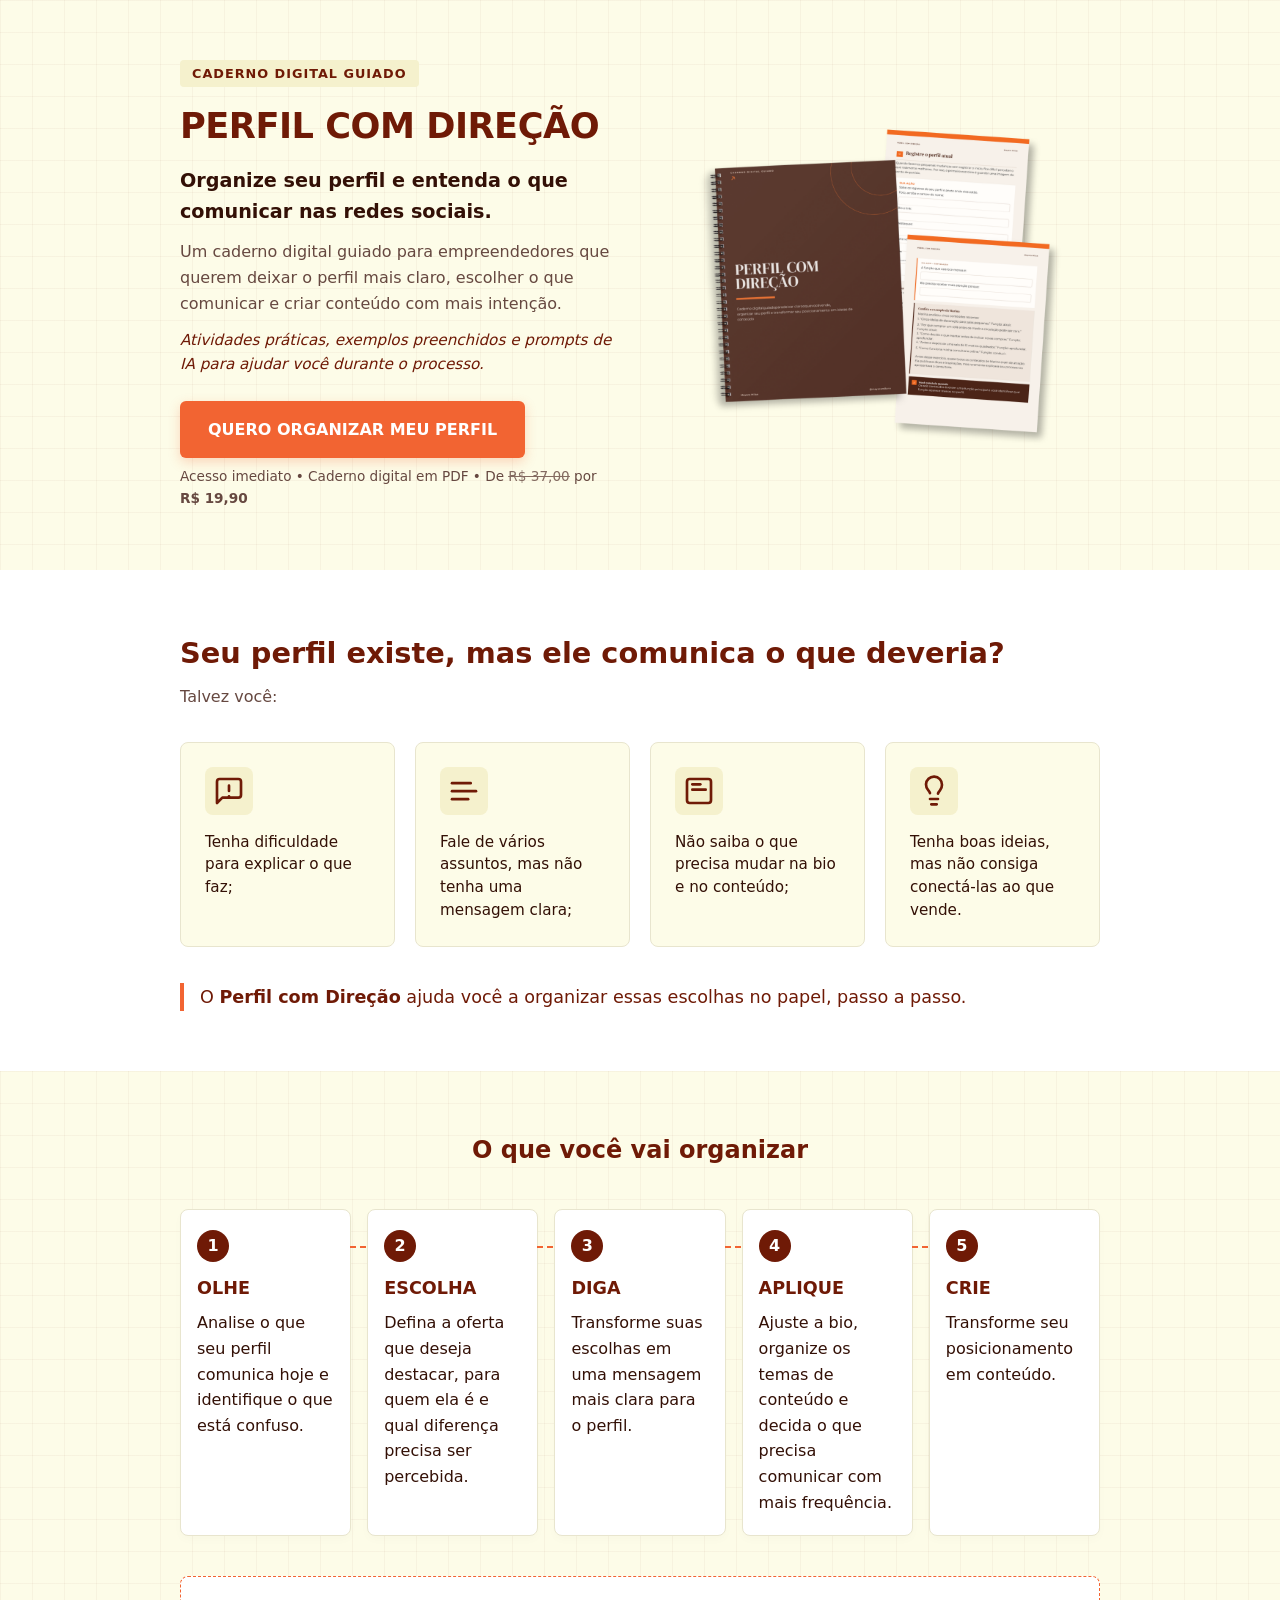
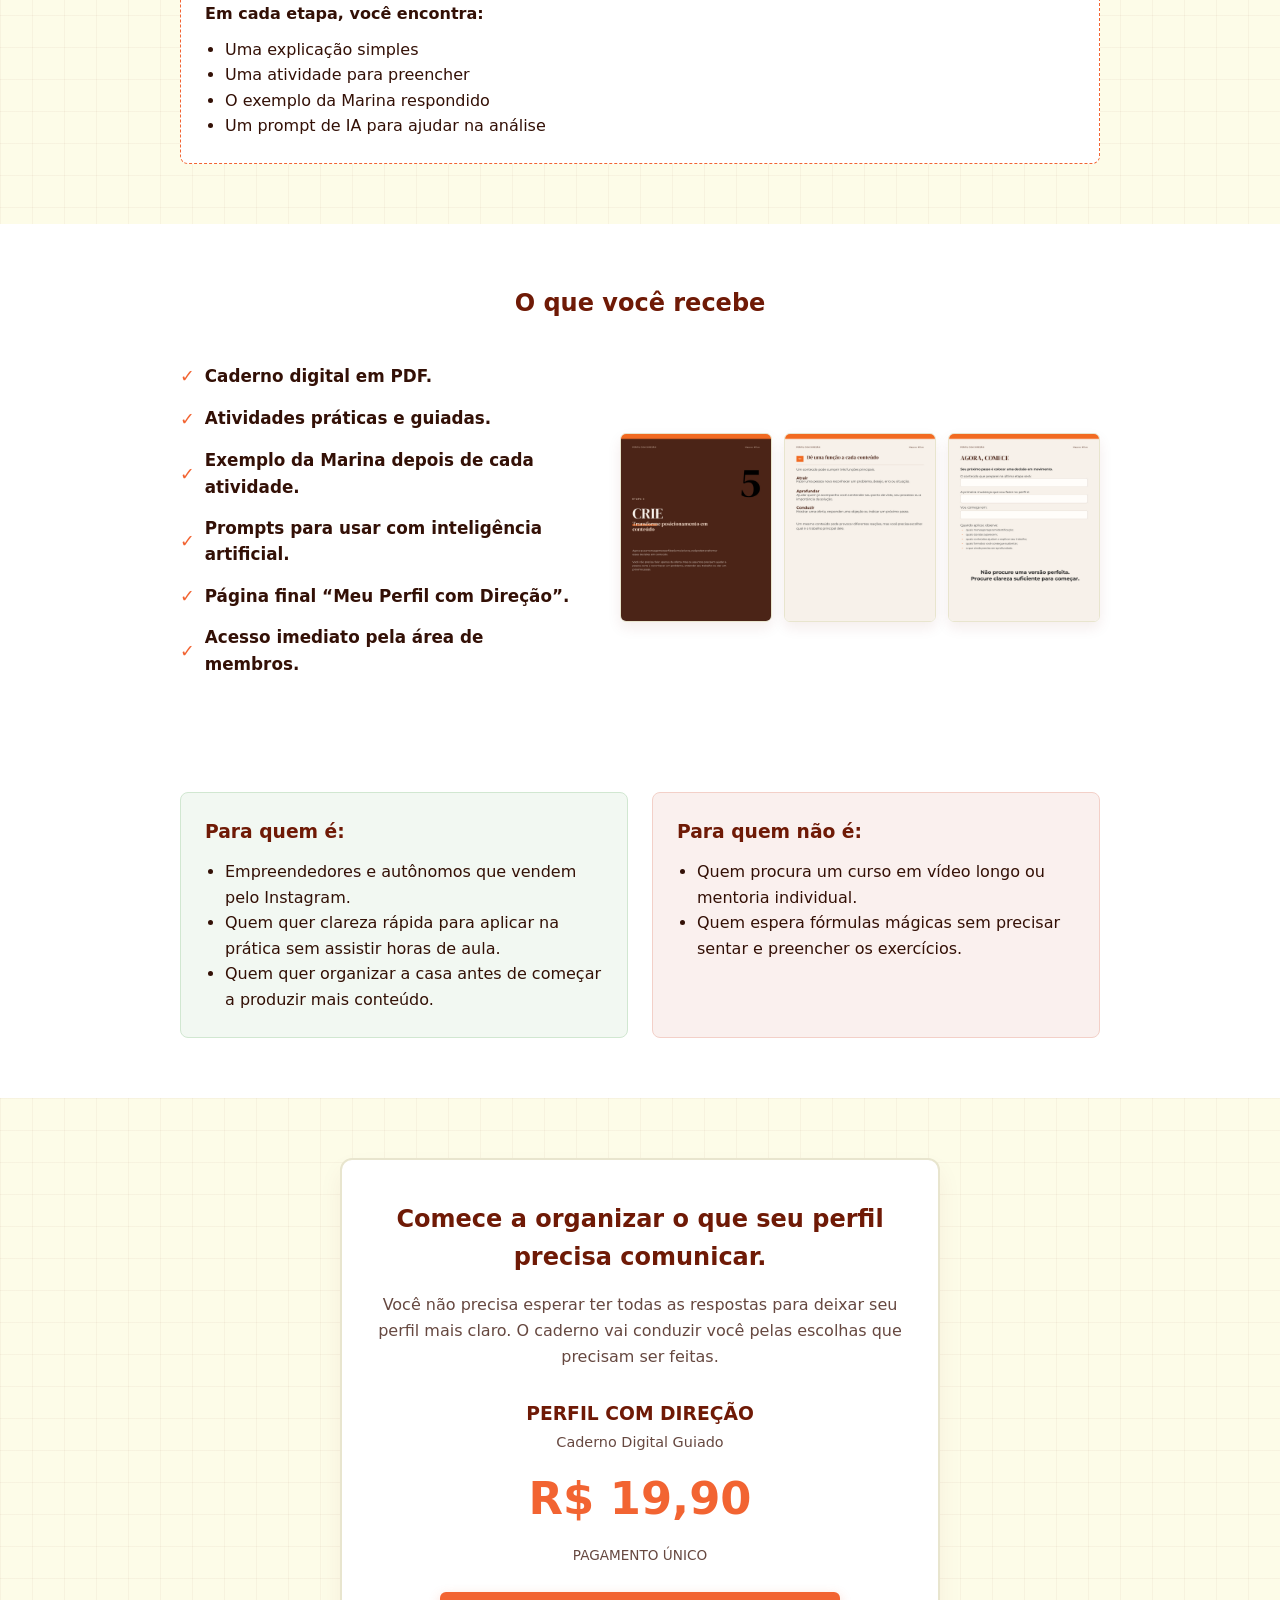
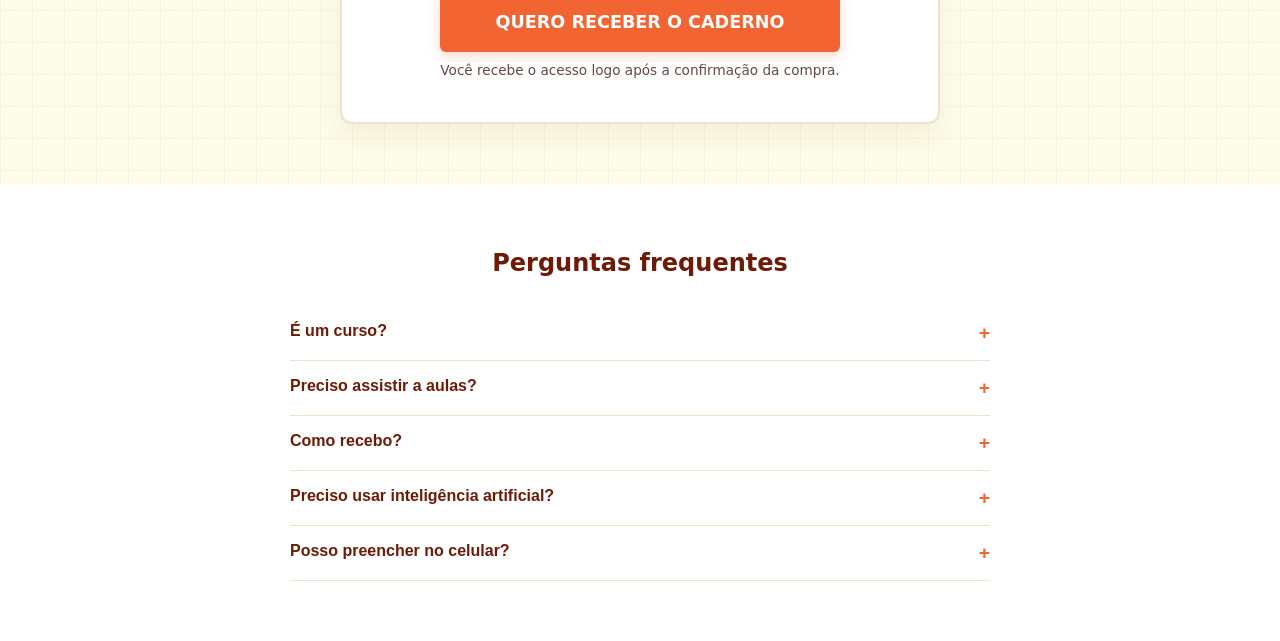
<file: index.html>
<!DOCTYPE html>
<html lang="pt-BR">

<head>
    <meta charset="UTF-8">
    <meta name="viewport" content="width=device-width, initial-scale=1.0">
    <title>Perfil com Direção | Caderno Digital Guiado</title>
    <link rel="stylesheet" href="style.css">
</head>

<body>

    <section class="hero">
        <div class="container hero-container">
            <div class="hero-content">
                <span class="badge">Caderno Digital Guiado</span>
                <h1>PERFIL COM DIREÇÃO</h1>
                <p class="tagline">Organize seu perfil e entenda o que comunicar nas redes sociais.</p>
                <p class="description">
                    Um caderno digital guiado para empreendedores que querem deixar o perfil mais claro, escolher o que
                    comunicar e criar conteúdo com mais intenção.
                </p>
                <p class="features">Atividades práticas, exemplos preenchidos e prompts de IA para ajudar você durante o
                    processo.</p>

                <div class="cta-box">
                    <a href="https://pay.hub.la/k2rzfSedQtUwewHj8ucb" class="btn-primary">QUERO ORGANIZAR MEU PERFIL</a>
                    <p class="microcopy">Acesso imediato • Caderno digital em PDF • De <span class="old-price"><s>R$ 37,00</s></span> por <strong>R$ 19,90</strong></p>
                </div>
            </div>

            <div class="hero-media">
                <img src="assets/images/capa-mockup.png" alt="Capa e páginas internas do caderno Perfil com Direção"
                    class="product-img">
            </div>
        </div>
    </section>

    <section class="problems">
        <div class="container">
            <h2>Seu perfil existe, mas ele comunica o que deveria?</h2>
            <p class="subtitle">Talvez você:</p>

            <div class="problems-grid">
                <div class="problem-card">
                    <div class="problem-icon">
                        <svg width="32" height="32" viewBox="0 0 24 24" fill="none" stroke="currentColor"
                            stroke-width="2" stroke-linecap="round" stroke-linejoin="round">
                            <path d="M21 15a2 2 0 0 1-2 2H7l-4 4V5a2 2 0 0 1 2-2h14a2 2 0 0 1 2 2z"></path>
                            <line x1="12" y1="8" x2="12" y2="12"></line>
                            <line x1="12" y1="16" x2="12.01" y2="16"></line>
                        </svg>
                    </div>
                    <p>Tenha dificuldade para explicar o que faz;</p>
                </div>

                <div class="problem-card">
                    <div class="problem-icon">
                        <svg width="32" height="32" viewBox="0 0 24 24" fill="none" stroke="currentColor"
                            stroke-width="2" stroke-linecap="round" stroke-linejoin="round">
                            <path d="M17 6.1H3"></path>
                            <path d="M21 12.1H3"></path>
                            <path d="M15.1 18.1H3"></path>
                        </svg>
                    </div>
                    <p>Fale de vários assuntos, mas não tenha uma mensagem clara;</p>
                </div>

                <div class="problem-card">
                    <div class="problem-icon">
                        <svg width="32" height="32" viewBox="0 0 24 24" fill="none" stroke="currentColor"
                            stroke-width="2" stroke-linecap="round" stroke-linejoin="round">
                            <rect x="3" y="3" width="18" height="18" rx="2" ry="2"></rect>
                            <line x1="7" y1="7" x2="13" y2="7"></line>
                            <line x1="7" y1="11" x2="17" y2="11"></line>
                        </svg>
                    </div>
                    <p>Não saiba o que precisa mudar na bio e no conteúdo;</p>
                </div>

                <div class="problem-card">
                    <div class="problem-icon">
                        <svg width="32" height="32" viewBox="0 0 24 24" fill="none" stroke="currentColor"
                            stroke-width="2" stroke-linecap="round" stroke-linejoin="round">
                            <path d="M9 18h6"></path>
                            <path d="M10 22h4"></path>
                            <path
                                d="M15 14c.2-.8.8-1.7 1.5-2.5 1-1.1 1.5-2.5 1.5-4.1A6 6 0 0 0 6 7c0 1.6.5 3 1.5 4.1.7.8 1.3 1.7 1.5 2.5">
                            </path>
                        </svg>
                    </div>
                    <p>Tenha boas ideias, mas não consiga conectá-las ao que vende.</p>
                </div>
            </div>

            <p class="problem-footer">O <strong>Perfil com Direção</strong> ajuda você a organizar essas escolhas no
                papel, passo a passo.</p>
        </div>
    </section>

    <section class="steps">
        <div class="container">
            <h2>O que você vai organizar</h2>

            <div class="steps-grid">
                <div class="step-card">
                    <span class="step-num">1</span>
                    <h3>OLHE</h3>
                    <p>Analise o que seu perfil comunica hoje e identifique o que está confuso.</p>
                </div>

                <div class="step-card">
                    <span class="step-num">2</span>
                    <h3>ESCOLHA</h3>
                    <p>Defina a oferta que deseja destacar, para quem ela é e qual diferença precisa ser percebida.</p>
                </div>

                <div class="step-card">
                    <span class="step-num">3</span>
                    <h3>DIGA</h3>
                    <p>Transforme suas escolhas em uma mensagem mais clara para o perfil.</p>
                </div>

                <div class="step-card">
                    <span class="step-num">4</span>
                    <h3>APLIQUE</h3>
                    <p>Ajuste a bio, organize os temas de conteúdo e decida o que precisa comunicar com mais frequência.
                    </p>
                </div>

                <div class="step-card">
                    <span class="step-num">5</span>
                    <h3>CRIE</h3>
                    <p>Transforme seu posicionamento em conteúdo.</p>
                </div>
            </div>

            <div class="steps-included">
                <p><strong>Em cada etapa, você encontra:</strong></p>
                <ul>
                    <li>Uma explicação simples</li>
                    <li>Uma atividade para preencher</li>
                    <li>O exemplo da Marina respondido</li>
                    <li>Um prompt de IA para ajudar na análise</li>
                </ul>
            </div>
        </div>
    </section>

    <section class="deliverables">
        <div class="container">
            <h2>O que você recebe</h2>

            <div class="deliverables-wrapper">
                <div class="deliverables-list-container">
                    <ul class="deliverables-list">
                        <li><span class="check-icon">✓</span> Caderno digital em PDF.</li>
                        <li><span class="check-icon">✓</span> Atividades práticas e guiadas.</li>
                        <li><span class="check-icon">✓</span> Exemplo da Marina depois de cada atividade.</li>
                        <li><span class="check-icon">✓</span> Prompts para usar com inteligência artificial.</li>
                        <li><span class="check-icon">✓</span> Página final “Meu Perfil com Direção”.</li>
                        <li><span class="check-icon">✓</span> Acesso imediato pela área de membros.</li>
                    </ul>
                </div>

                <div class="gallery-grid">
                    <img src="assets/images/pagina-1.png" alt="Página interna 1 do caderno">
                    <img src="assets/images/pagina-2.png" alt="Página interna 2 do caderno">
                    <img src="assets/images/pagina-3.png" alt="Página interna 3 do caderno">
                </div>
            </div>
        </div>
    </section>

    <section class="target-audience">
        <div class="container target-grid">
            <div class="target-box is-for">
                <h3>Para quem é:</h3>
                <ul>
                    <li>Empreendedores e autônomos que vendem pelo Instagram.</li>
                    <li>Quem quer clareza rápida para aplicar na prática sem assistir horas de aula.</li>
                    <li>Quem quer organizar a casa antes de começar a produzir mais conteúdo.</li>
                </ul>
            </div>

            <div class="target-box is-not-for">
                <h3>Para quem não é:</h3>
                <ul>
                    <li>Quem procura um curso em vídeo longo ou mentoria individual.</li>
                    <li>Quem espera fórmulas mágicas sem precisar sentar e preencher os exercícios.</li>
                </ul>
            </div>
        </div>
    </section>

    <section class="offer" id="comprar">
        <div class="container">
            <div class="offer-card">
                <h2>Comece a organizar o que seu perfil precisa comunicar.</h2>
                <p class="offer-desc">Você não precisa esperar ter todas as respostas para deixar seu perfil mais claro.
                    O caderno vai conduzir você pelas escolhas que precisam ser feitas.</p>

                <div class="price-box">
                    <h3>PERFIL COM DIREÇÃO</h3>
                    <span class="product-type">Caderno Digital Guiado</span>
                    <div class="price">R$ 19,90</div>
                    <span class="payment-terms">pagamento único</span>
                </div>

                <a href="https://pay.hub.la/k2rzfSedQtUwewHj8ucb" class="btn-primary btn-large">QUERO RECEBER O CADERNO</a>
                <p class="microcopy">Você recebe o acesso logo após a confirmação da compra.</p>
            </div>
        </div>
    </section>

    <section class="faq">
        <div class="container">
            <h2>Perguntas frequentes</h2>

            <div class="faq-list">
                <div class="faq-item">
                    <button class="faq-question">É um curso?</button>
                    <div class="faq-answer">
                        <p>Não. É um caderno digital guiado em PDF.</p>
                    </div>
                </div>

                <div class="faq-item">
                    <button class="faq-question">Preciso assistir a aulas?</button>
                    <div class="faq-answer">
                        <p>Não. Todas as instruções estão dentro do próprio caderno.</p>
                    </div>
                </div>

                <div class="faq-item">
                    <button class="faq-question">Como recebo?</button>
                    <div class="faq-answer">
                        <p>O acesso é enviado após a confirmação da compra direto no seu e-mail.</p>
                    </div>
                </div>

                <div class="faq-item">
                    <button class="faq-question">Preciso usar inteligência artificial?</button>
                    <div class="faq-answer">
                        <p>Não. Os prompts são um apoio opcional.</p>
                    </div>
                </div>

                <div class="faq-item">
                    <button class="faq-question">Posso preencher no celular?</button>
                    <div class="faq-answer">
                        <p>Sim! O PDF é interativo (preenchível digitalmente no celular, tablet ou computador) e você
                            também pode imprimir se preferir.</p>
                    </div>
                </div>
            </div>
        </div>
    </section>

    <script src="script.js"></script>
</body>

</html>
</file>
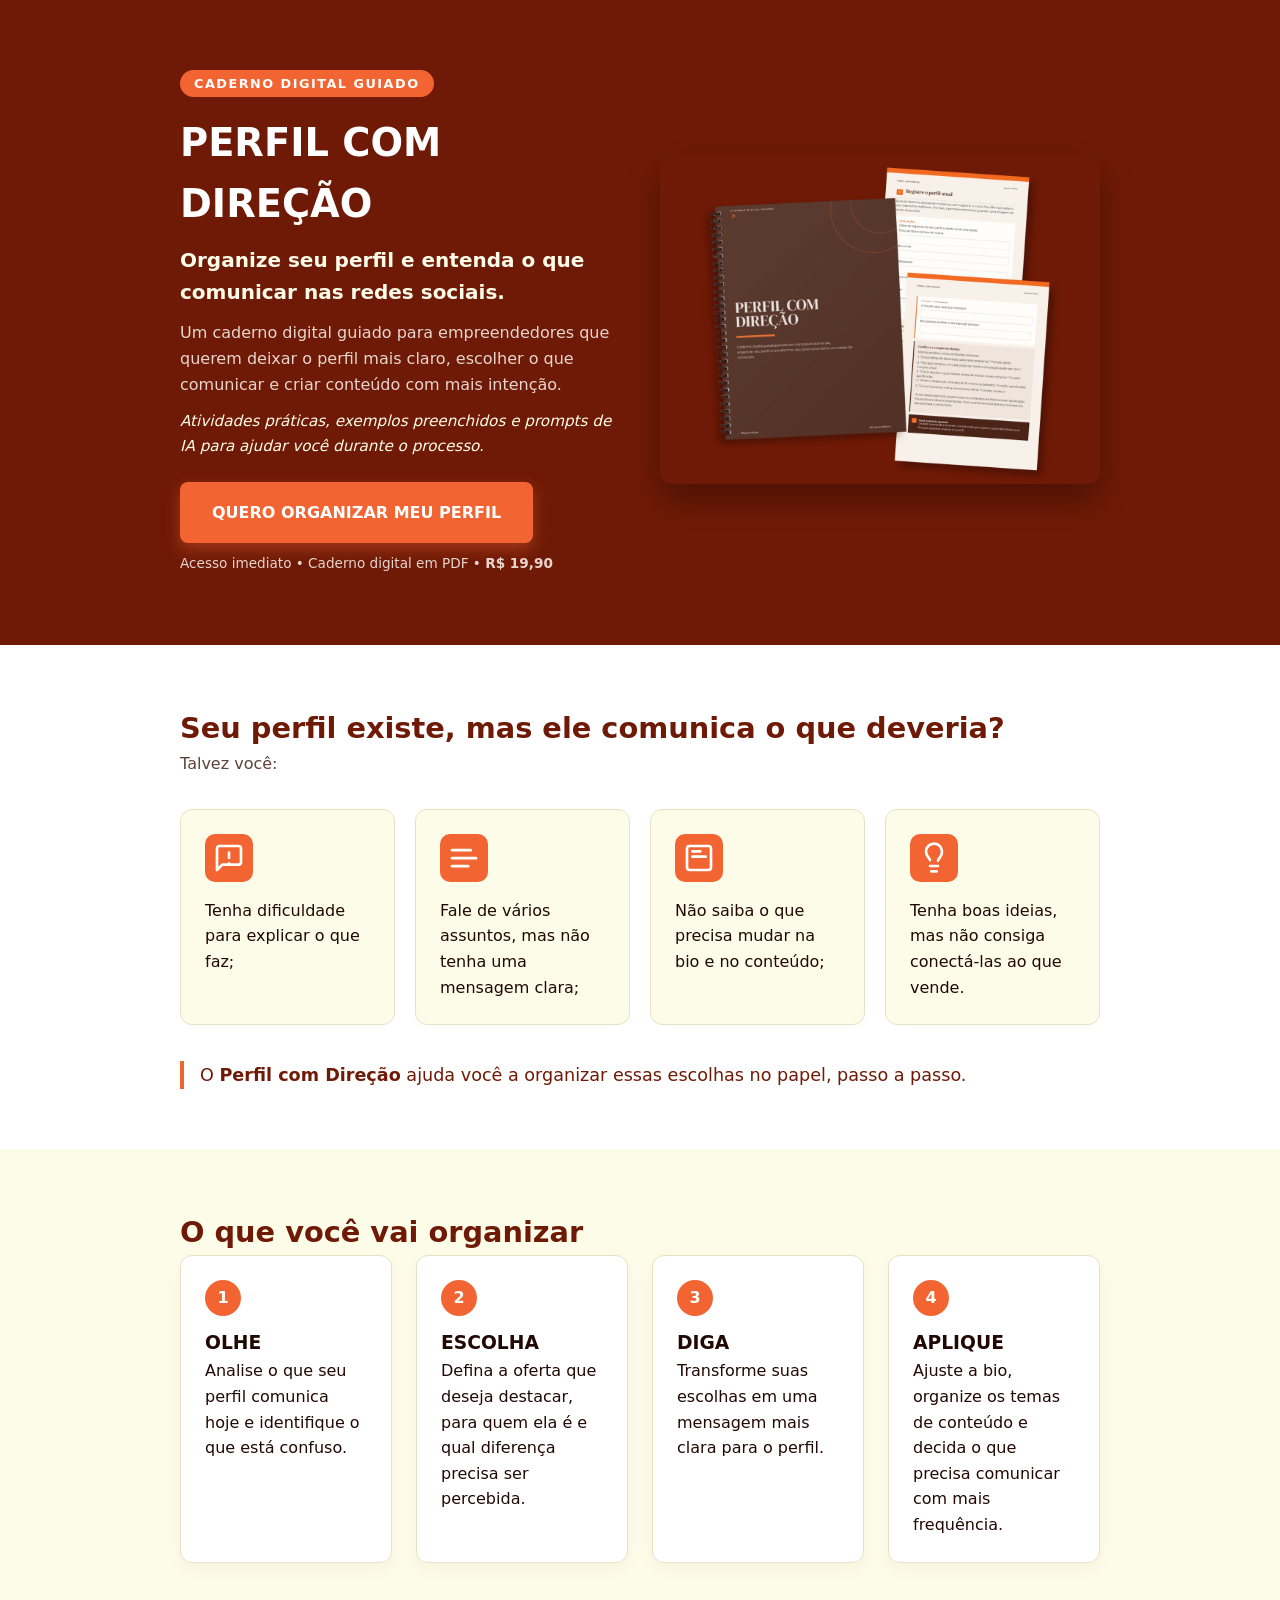
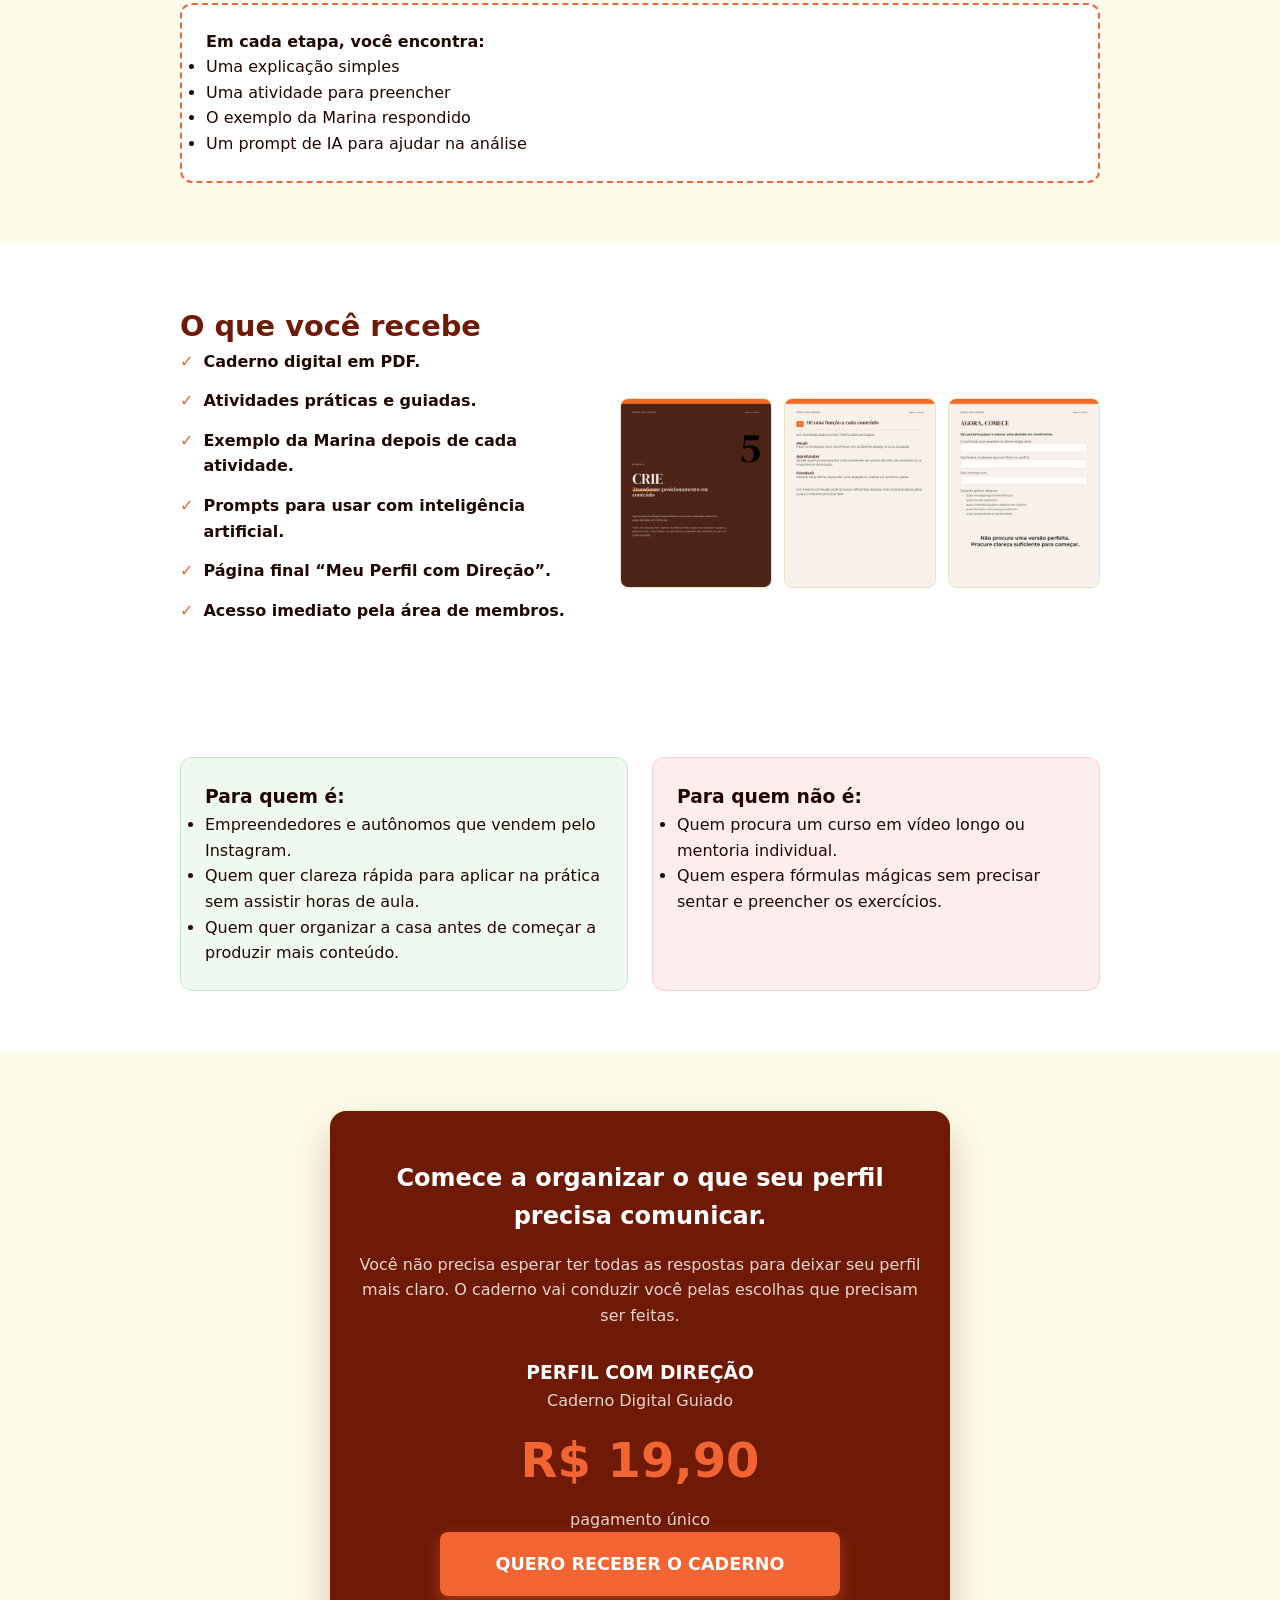
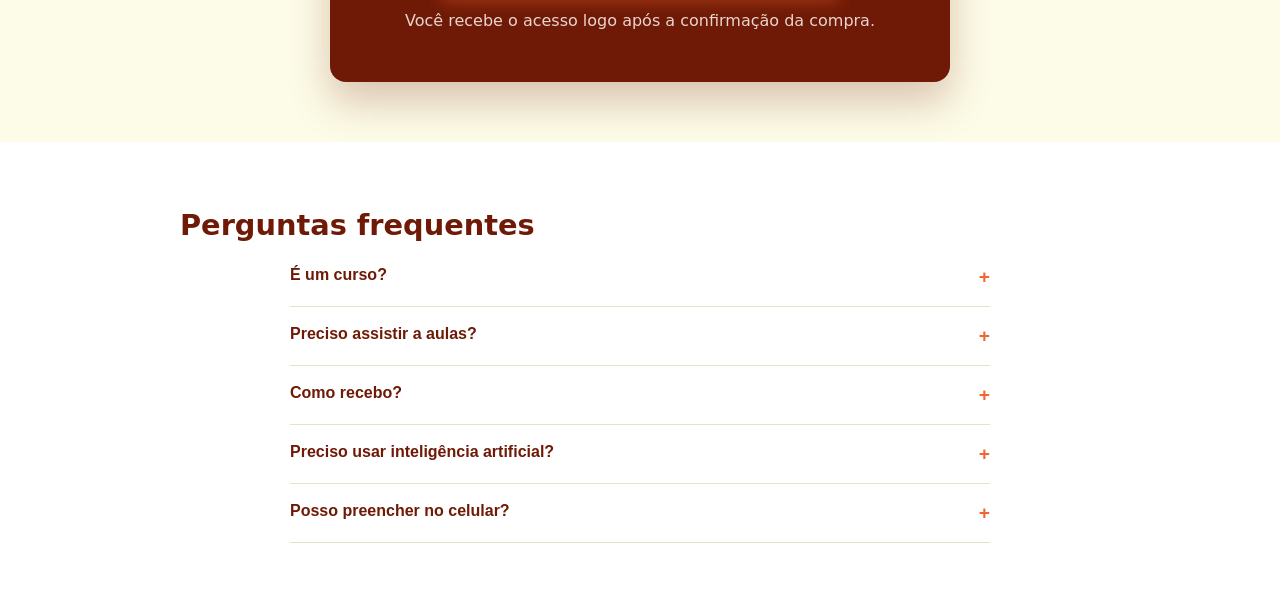
<file: variacao-a/index-a.html>
<!DOCTYPE html>
<html lang="pt-BR">

<head>
    <meta charset="UTF-8">
    <meta name="viewport" content="width=device-width, initial-scale=1.0">
    <title>Perfil com Direção | Caderno Digital Guiado</title>
    <link rel="stylesheet" href="style-a.css">
</head>

<body>

    <section class="hero">
        <div class="container hero-container">
            <div class="hero-content">
                <span class="badge">Caderno Digital Guiado</span>
                <h1>PERFIL COM DIREÇÃO</h1>
                <p class="tagline">Organize seu perfil e entenda o que comunicar nas redes sociais.</p>
                <p class="description">
                    Um caderno digital guiado para empreendedores que querem deixar o perfil mais claro, escolher o que
                    comunicar e criar conteúdo com mais intenção.
                </p>
                <p class="features">Atividades práticas, exemplos preenchidos e prompts de IA para ajudar você durante o
                    processo.</p>

                <div class="cta-box">
                    <a href="#comprar" class="btn-primary">QUERO ORGANIZAR MEU PERFIL</a>
                    <p class="microcopy">Acesso imediato • Caderno digital em PDF • <strong>R$ 19,90</strong></p>
                </div>
            </div>

            <div class="hero-media">
                <img src="../assets/images/capa-mockup.png" alt="Capa e páginas internas do caderno Perfil com Direção"
                    class="product-img">
            </div>
        </div>
    </section>

    <section class="problems">
        <div class="container">
            <h2>Seu perfil existe, mas ele comunica o que deveria?</h2>
            <p class="subtitle">Talvez você:</p>

            <div class="problems-grid">
                <div class="problem-card">
                    <div class="problem-icon">
                        <!-- Ícone: Megafone / Comunicação em dúvida -->
                        <svg width="32" height="32" viewBox="0 0 24 24" fill="none" stroke="currentColor"
                            stroke-width="2" stroke-linecap="round" stroke-linejoin="round">
                            <path d="M21 15a2 2 0 0 1-2 2H7l-4 4V5a2 2 0 0 1 2-2h14a2 2 0 0 1 2 2z"></path>
                            <line x1="12" y1="8" x2="12" y2="12"></line>
                            <line x1="12" y1="16" x2="12.01" y2="16"></line>
                        </svg>
                    </div>
                    <p>Tenha dificuldade para explicar o que faz;</p>
                </div>

                <div class="problem-card">
                    <div class="problem-icon">
                        <!-- Ícone: Mensagens dispersas -->
                        <svg width="32" height="32" viewBox="0 0 24 24" fill="none" stroke="currentColor"
                            stroke-width="2" stroke-linecap="round" stroke-linejoin="round">
                            <path d="M17 6.1H3"></path>
                            <path d="M21 12.1H3"></path>
                            <path d="M15.1 18.1H3"></path>
                        </svg>
                    </div>
                    <p>Fale de vários assuntos, mas não tenha uma mensagem clara;</p>
                </div>

                <div class="problem-card">
                    <div class="problem-icon">
                        <!-- Ícone: Layout / Bio em branco -->
                        <svg width="32" height="32" viewBox="0 0 24 24" fill="none" stroke="currentColor"
                            stroke-width="2" stroke-linecap="round" stroke-linejoin="round">
                            <rect x="3" y="3" width="18" height="18" rx="2" ry="2"></rect>
                            <line x1="7" y1="7" x2="13" y2="7"></line>
                            <line x1="7" y1="11" x2="17" y2="11"></line>
                        </svg>
                    </div>
                    <p>Não saiba o que precisa mudar na bio e no conteúdo;</p>
                </div>

                <div class="problem-card">
                    <div class="problem-icon">
                        <!-- Ícone: Ideia (lâmpada) desconectada da venda -->
                        <svg width="32" height="32" viewBox="0 0 24 24" fill="none" stroke="currentColor"
                            stroke-width="2" stroke-linecap="round" stroke-linejoin="round">
                            <path d="M9 18h6"></path>
                            <path d="M10 22h4"></path>
                            <path
                                d="M15 14c.2-.8.8-1.7 1.5-2.5 1-1.1 1.5-2.5 1.5-4.1A6 6 0 0 0 6 7c0 1.6.5 3 1.5 4.1.7.8 1.3 1.7 1.5 2.5">
                            </path>
                        </svg>
                    </div>
                    <p>Tenha boas ideias, mas não consiga conectá-las ao que vende.</p>
                </div>
            </div>

            <p class="problem-footer">O <strong>Perfil com Direção</strong> ajuda você a organizar essas escolhas no
                papel, passo a passo.</p>
        </div>
    </section>

    <section class="steps">
        <div class="container">
            <h2>O que você vai organizar</h2>

            <div class="steps-grid">
                <div class="step-card">
                    <span class="step-num">1</span>
                    <h3>OLHE</h3>
                    <p>Analise o que seu perfil comunica hoje e identifique o que está confuso.</p>
                </div>

                <div class="step-card">
                    <span class="step-num">2</span>
                    <h3>ESCOLHA</h3>
                    <p>Defina a oferta que deseja destacar, para quem ela é e qual diferença precisa ser percebida.</p>
                </div>

                <div class="step-card">
                    <span class="step-num">3</span>
                    <h3>DIGA</h3>
                    <p>Transforme suas escolhas em uma mensagem mais clara para o perfil.</p>
                </div>

                <div class="step-card">
                    <span class="step-num">4</span>
                    <h3>APLIQUE</h3>
                    <p>Ajuste a bio, organize os temas de conteúdo e decida o que precisa comunicar com mais frequência.
                    </p>
                </div>
            </div>

            <div class="steps-included">
                <p><strong>Em cada etapa, você encontra:</strong></p>
                <ul>
                    <li>Uma explicação simples</li>
                    <li>Uma atividade para preencher</li>
                    <li>O exemplo da Marina respondido</li>
                    <li>Um prompt de IA para ajudar na análise</li>
                </ul>
            </div>
        </div>
    </section>

    <section class="deliverables">
        <div class="container">
            <h2>O que você recebe</h2>

            <div class="deliverables-wrapper">
                <div class="deliverables-list-container">
                    <ul class="deliverables-list">
                        <li><span class="check-icon">✓</span> Caderno digital em PDF.</li>
                        <li><span class="check-icon">✓</span> Atividades práticas e guiadas.</li>
                        <li><span class="check-icon">✓</span> Exemplo da Marina depois de cada atividade.</li>
                        <li><span class="check-icon">✓</span> Prompts para usar com inteligência artificial.</li>
                        <li><span class="check-icon">✓</span> Página final “Meu Perfil com Direção”.</li>
                        <li><span class="check-icon">✓</span> Acesso imediato pela área de membros.</li>
                    </ul>
                </div>

                <div class="gallery-grid">
                    <img src="../assets/images/pagina-1.png" alt="Página interna 1 do caderno">
                    <img src="../assets/images/pagina-2.png" alt="Página interna 2 do caderno">
                    <img src="../assets/images/pagina-3.png" alt="Página interna 3 do caderno">
                </div>
            </div>
        </div>
    </section>

    <section class="target-audience">
        <div class="container target-grid">
            <div class="target-box is-for">
                <h3>Para quem é:</h3>
                <ul>
                    <li>Empreendedores e autônomos que vendem pelo Instagram.</li>
                    <li>Quem quer clareza rápida para aplicar na prática sem assistir horas de aula.</li>
                    <li>Quem quer organizar a casa antes de começar a produzir mais conteúdo.</li>
                </ul>
            </div>

            <div class="target-box is-not-for">
                <h3>Para quem não é:</h3>
                <ul>
                    <li>Quem procura um curso em vídeo longo ou mentoria individual.</li>
                    <li>Quem espera fórmulas mágicas sem precisar sentar e preencher os exercícios.</li>
                </ul>
            </div>
        </div>
    </section>

    <section class="offer" id="comprar">
        <div class="container">
            <div class="offer-card">
                <h2>Comece a organizar o que seu perfil precisa comunicar.</h2>
                <p class="offer-desc">Você não precisa esperar ter todas as respostas para deixar seu perfil mais claro.
                    O caderno vai conduzir você pelas escolhas que precisam ser feitas.</p>

                <div class="price-box">
                    <h3>PERFIL COM DIREÇÃO</h3>
                    <span class="product-type">Caderno Digital Guiado</span>
                    <div class="price">R$ 19,90</div>
                    <span class="payment-terms">pagamento único</span>
                </div>

                <a href="SEU_LINK_DE_CHECKOUT_AQUI" class="btn-primary btn-large">QUERO RECEBER O CADERNO</a>
                <p class="microcopy">Você recebe o acesso logo após a confirmação da compra.</p>
            </div>
        </div>
    </section>

    <section class="faq">
        <div class="container">
            <h2>Perguntas frequentes</h2>

            <div class="faq-list">
                <div class="faq-item">
                    <button class="faq-question">É um curso?</button>
                    <div class="faq-answer">
                        <p>Não. É um caderno digital guiado em PDF.</p>
                    </div>
                </div>

                <div class="faq-item">
                    <button class="faq-question">Preciso assistir a aulas?</button>
                    <div class="faq-answer">
                        <p>Não. Todas as instruções estão dentro do próprio caderno.</p>
                    </div>
                </div>

                <div class="faq-item">
                    <button class="faq-question">Como recebo?</button>
                    <div class="faq-answer">
                        <p>O acesso é enviado após a confirmação da compra direto no seu e-mail.</p>
                    </div>
                </div>

                <div class="faq-item">
                    <button class="faq-question">Preciso usar inteligência artificial?</button>
                    <div class="faq-answer">
                        <p>Não. Os prompts são um apoio opcional.</p>
                    </div>
                </div>

                <div class="faq-item">
                    <button class="faq-question">Posso preencher no celular?</button>
                    <div class="faq-answer">
                        <p>Sim! O PDF é interativo (preenchível digitalmente no celular, tablet ou computador) e você
                            também pode imprimir se preferir.</p>
                    </div>
                </div>
            </div>
        </div>
    </section>

    <script src="../script.js"></script>
</body>

</html>
</file>
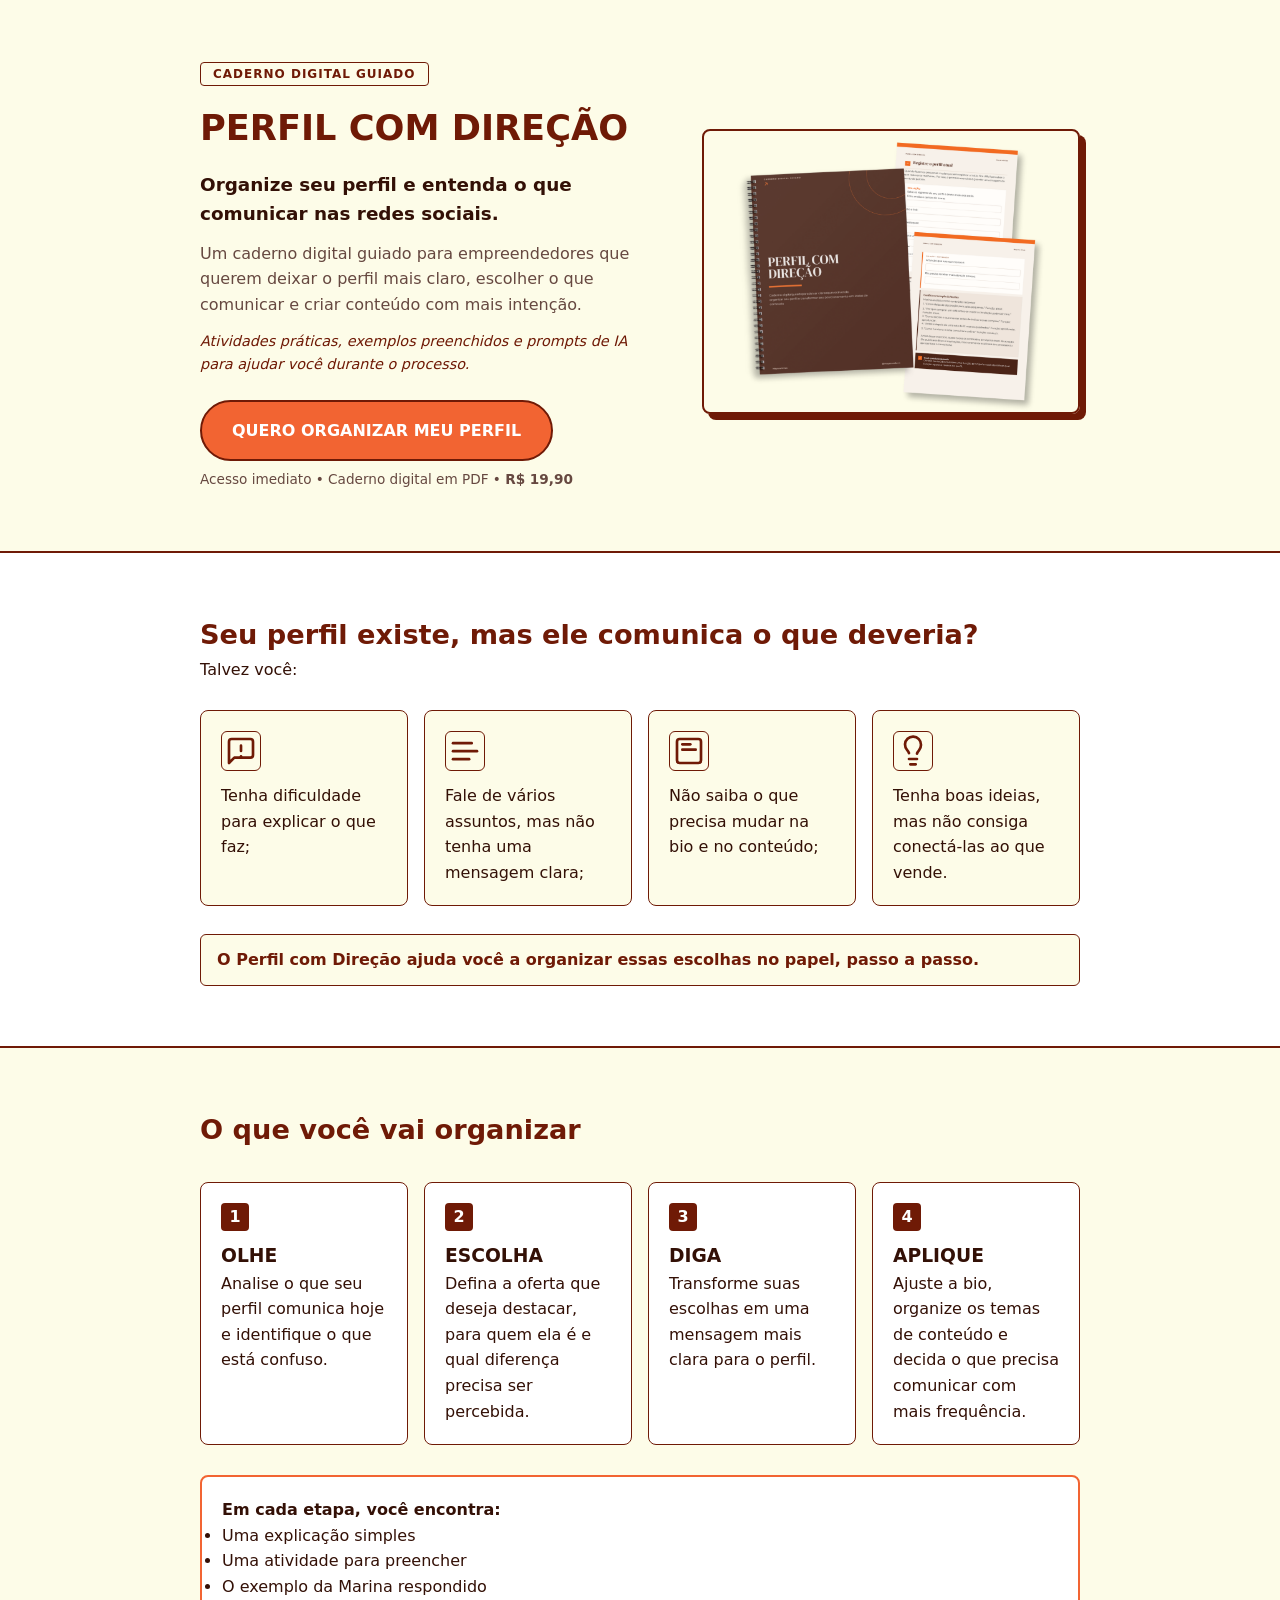
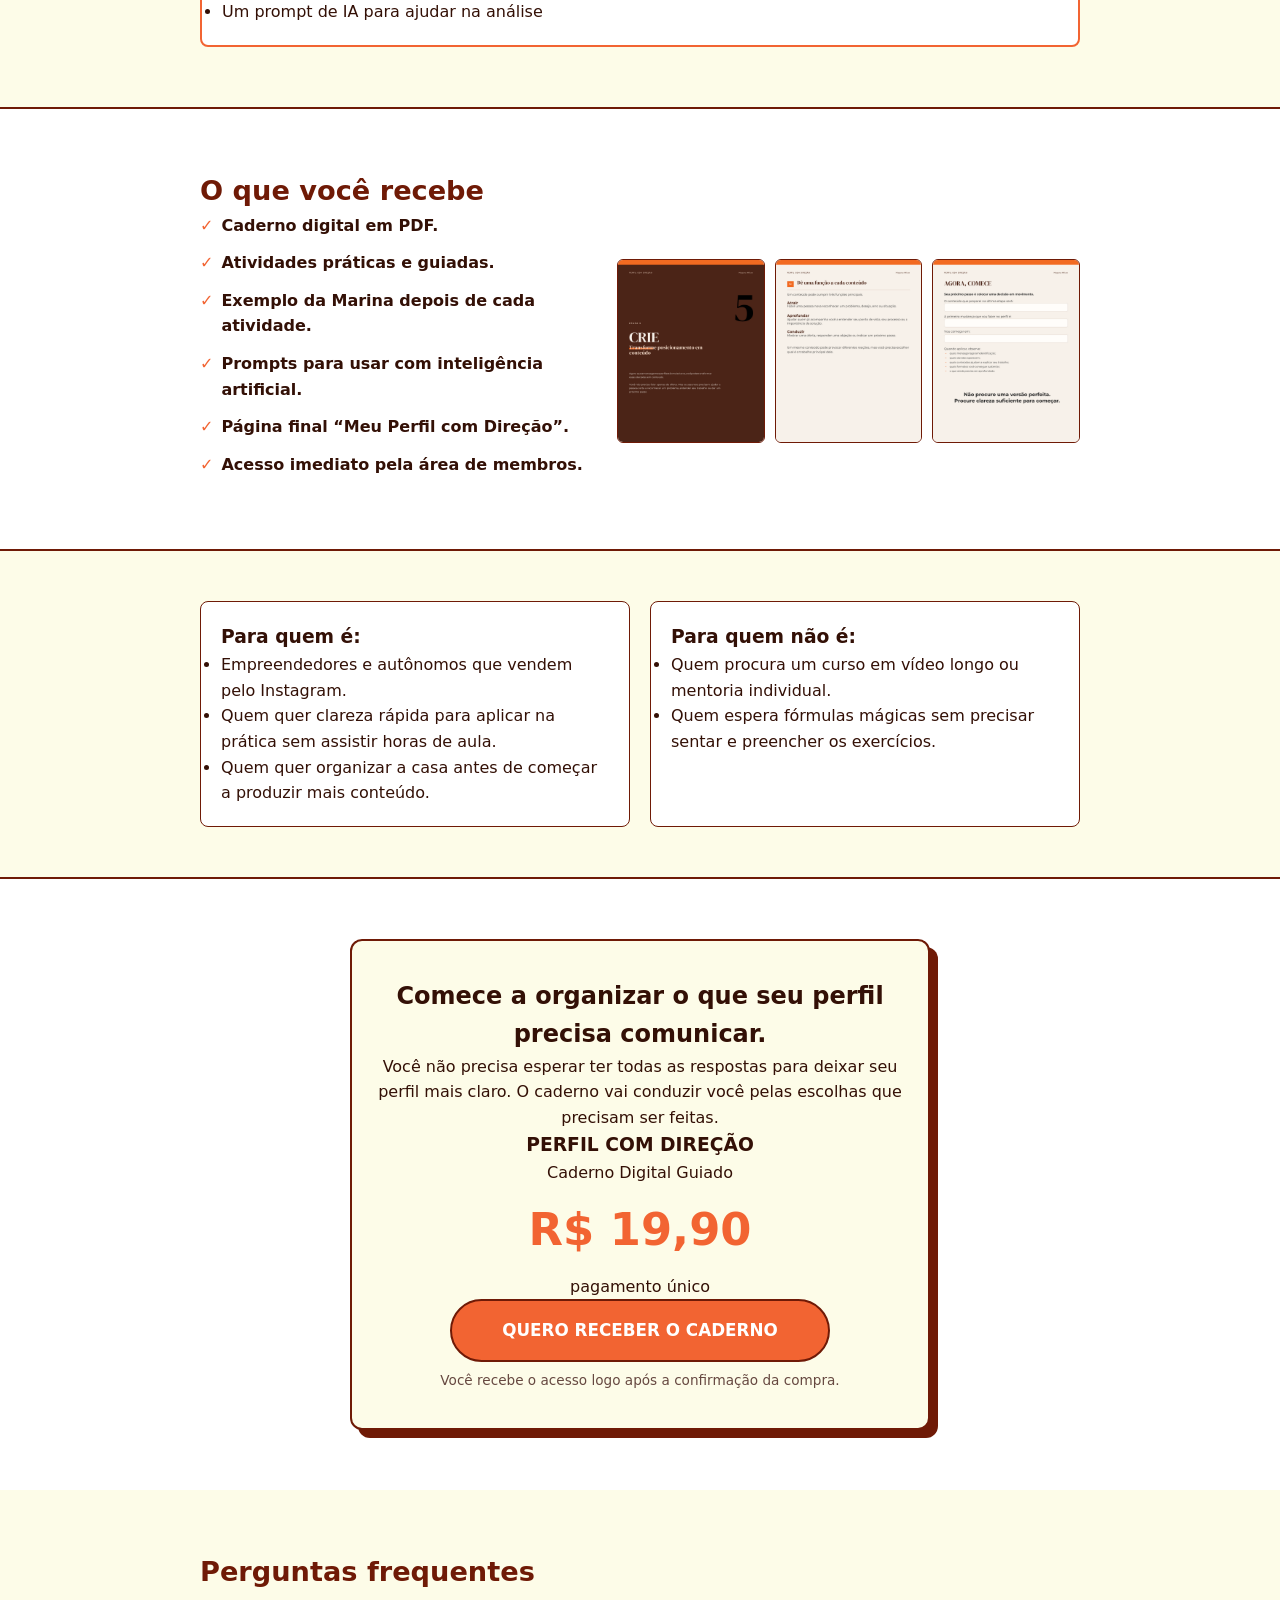
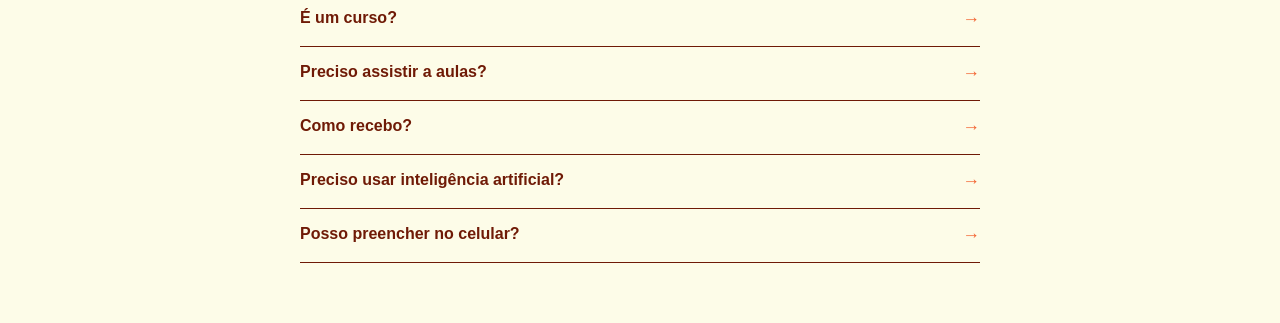
<file: variacao-b/index-b.html>
<!DOCTYPE html>
<html lang="pt-BR">

<head>
    <meta charset="UTF-8">
    <meta name="viewport" content="width=device-width, initial-scale=1.0">
    <title>Perfil com Direção | Caderno Digital Guiado</title>
    <link rel="stylesheet" href="style-b.css">
</head>

<body>

    <section class="hero">
        <div class="container hero-container">
            <div class="hero-content">
                <span class="badge">Caderno Digital Guiado</span>
                <h1>PERFIL COM DIREÇÃO</h1>
                <p class="tagline">Organize seu perfil e entenda o que comunicar nas redes sociais.</p>
                <p class="description">
                    Um caderno digital guiado para empreendedores que querem deixar o perfil mais claro, escolher o que
                    comunicar e criar conteúdo com mais intenção.
                </p>
                <p class="features">Atividades práticas, exemplos preenchidos e prompts de IA para ajudar você durante o
                    processo.</p>

                <div class="cta-box">
                    <a href="#comprar" class="btn-primary">QUERO ORGANIZAR MEU PERFIL</a>
                    <p class="microcopy">Acesso imediato • Caderno digital em PDF • <strong>R$ 19,90</strong></p>
                </div>
            </div>

            <div class="hero-media">
                <img src="../assets/images/capa-mockup.png" alt="Capa e páginas internas do caderno Perfil com Direção"
                    class="product-img">
            </div>
        </div>
    </section>

    <section class="problems">
        <div class="container">
            <h2>Seu perfil existe, mas ele comunica o que deveria?</h2>
            <p class="subtitle">Talvez você:</p>

            <div class="problems-grid">
                <div class="problem-card">
                    <div class="problem-icon">
                        <!-- Ícone: Megafone / Comunicação em dúvida -->
                        <svg width="32" height="32" viewBox="0 0 24 24" fill="none" stroke="currentColor"
                            stroke-width="2" stroke-linecap="round" stroke-linejoin="round">
                            <path d="M21 15a2 2 0 0 1-2 2H7l-4 4V5a2 2 0 0 1 2-2h14a2 2 0 0 1 2 2z"></path>
                            <line x1="12" y1="8" x2="12" y2="12"></line>
                            <line x1="12" y1="16" x2="12.01" y2="16"></line>
                        </svg>
                    </div>
                    <p>Tenha dificuldade para explicar o que faz;</p>
                </div>

                <div class="problem-card">
                    <div class="problem-icon">
                        <!-- Ícone: Mensagens dispersas -->
                        <svg width="32" height="32" viewBox="0 0 24 24" fill="none" stroke="currentColor"
                            stroke-width="2" stroke-linecap="round" stroke-linejoin="round">
                            <path d="M17 6.1H3"></path>
                            <path d="M21 12.1H3"></path>
                            <path d="M15.1 18.1H3"></path>
                        </svg>
                    </div>
                    <p>Fale de vários assuntos, mas não tenha uma mensagem clara;</p>
                </div>

                <div class="problem-card">
                    <div class="problem-icon">
                        <!-- Ícone: Layout / Bio em branco -->
                        <svg width="32" height="32" viewBox="0 0 24 24" fill="none" stroke="currentColor"
                            stroke-width="2" stroke-linecap="round" stroke-linejoin="round">
                            <rect x="3" y="3" width="18" height="18" rx="2" ry="2"></rect>
                            <line x1="7" y1="7" x2="13" y2="7"></line>
                            <line x1="7" y1="11" x2="17" y2="11"></line>
                        </svg>
                    </div>
                    <p>Não saiba o que precisa mudar na bio e no conteúdo;</p>
                </div>

                <div class="problem-card">
                    <div class="problem-icon">
                        <!-- Ícone: Ideia (lâmpada) desconectada da venda -->
                        <svg width="32" height="32" viewBox="0 0 24 24" fill="none" stroke="currentColor"
                            stroke-width="2" stroke-linecap="round" stroke-linejoin="round">
                            <path d="M9 18h6"></path>
                            <path d="M10 22h4"></path>
                            <path
                                d="M15 14c.2-.8.8-1.7 1.5-2.5 1-1.1 1.5-2.5 1.5-4.1A6 6 0 0 0 6 7c0 1.6.5 3 1.5 4.1.7.8 1.3 1.7 1.5 2.5">
                            </path>
                        </svg>
                    </div>
                    <p>Tenha boas ideias, mas não consiga conectá-las ao que vende.</p>
                </div>
            </div>

            <p class="problem-footer">O <strong>Perfil com Direção</strong> ajuda você a organizar essas escolhas no
                papel, passo a passo.</p>
        </div>
    </section>

    <section class="steps">
        <div class="container">
            <h2>O que você vai organizar</h2>

            <div class="steps-grid">
                <div class="step-card">
                    <span class="step-num">1</span>
                    <h3>OLHE</h3>
                    <p>Analise o que seu perfil comunica hoje e identifique o que está confuso.</p>
                </div>

                <div class="step-card">
                    <span class="step-num">2</span>
                    <h3>ESCOLHA</h3>
                    <p>Defina a oferta que deseja destacar, para quem ela é e qual diferença precisa ser percebida.</p>
                </div>

                <div class="step-card">
                    <span class="step-num">3</span>
                    <h3>DIGA</h3>
                    <p>Transforme suas escolhas em uma mensagem mais clara para o perfil.</p>
                </div>

                <div class="step-card">
                    <span class="step-num">4</span>
                    <h3>APLIQUE</h3>
                    <p>Ajuste a bio, organize os temas de conteúdo e decida o que precisa comunicar com mais frequência.
                    </p>
                </div>
            </div>

            <div class="steps-included">
                <p><strong>Em cada etapa, você encontra:</strong></p>
                <ul>
                    <li>Uma explicação simples</li>
                    <li>Uma atividade para preencher</li>
                    <li>O exemplo da Marina respondido</li>
                    <li>Um prompt de IA para ajudar na análise</li>
                </ul>
            </div>
        </div>
    </section>

    <section class="deliverables">
        <div class="container">
            <h2>O que você recebe</h2>

            <div class="deliverables-wrapper">
                <div class="deliverables-list-container">
                    <ul class="deliverables-list">
                        <li><span class="check-icon">✓</span> Caderno digital em PDF.</li>
                        <li><span class="check-icon">✓</span> Atividades práticas e guiadas.</li>
                        <li><span class="check-icon">✓</span> Exemplo da Marina depois de cada atividade.</li>
                        <li><span class="check-icon">✓</span> Prompts para usar com inteligência artificial.</li>
                        <li><span class="check-icon">✓</span> Página final “Meu Perfil com Direção”.</li>
                        <li><span class="check-icon">✓</span> Acesso imediato pela área de membros.</li>
                    </ul>
                </div>

                <div class="gallery-grid">
                    <img src="../assets/images/pagina-1.png" alt="Página interna 1 do caderno">
                    <img src="../assets/images/pagina-2.png" alt="Página interna 2 do caderno">
                    <img src="../assets/images/pagina-3.png" alt="Página interna 3 do caderno">
                </div>
            </div>
        </div>
    </section>

    <section class="target-audience">
        <div class="container target-grid">
            <div class="target-box is-for">
                <h3>Para quem é:</h3>
                <ul>
                    <li>Empreendedores e autônomos que vendem pelo Instagram.</li>
                    <li>Quem quer clareza rápida para aplicar na prática sem assistir horas de aula.</li>
                    <li>Quem quer organizar a casa antes de começar a produzir mais conteúdo.</li>
                </ul>
            </div>

            <div class="target-box is-not-for">
                <h3>Para quem não é:</h3>
                <ul>
                    <li>Quem procura um curso em vídeo longo ou mentoria individual.</li>
                    <li>Quem espera fórmulas mágicas sem precisar sentar e preencher os exercícios.</li>
                </ul>
            </div>
        </div>
    </section>

    <section class="offer" id="comprar">
        <div class="container">
            <div class="offer-card">
                <h2>Comece a organizar o que seu perfil precisa comunicar.</h2>
                <p class="offer-desc">Você não precisa esperar ter todas as respostas para deixar seu perfil mais claro.
                    O caderno vai conduzir você pelas escolhas que precisam ser feitas.</p>

                <div class="price-box">
                    <h3>PERFIL COM DIREÇÃO</h3>
                    <span class="product-type">Caderno Digital Guiado</span>
                    <div class="price">R$ 19,90</div>
                    <span class="payment-terms">pagamento único</span>
                </div>

                <a href="SEU_LINK_DE_CHECKOUT_AQUI" class="btn-primary btn-large">QUERO RECEBER O CADERNO</a>
                <p class="microcopy">Você recebe o acesso logo após a confirmação da compra.</p>
            </div>
        </div>
    </section>

    <section class="faq">
        <div class="container">
            <h2>Perguntas frequentes</h2>

            <div class="faq-list">
                <div class="faq-item">
                    <button class="faq-question">É um curso?</button>
                    <div class="faq-answer">
                        <p>Não. É um caderno digital guiado em PDF.</p>
                    </div>
                </div>

                <div class="faq-item">
                    <button class="faq-question">Preciso assistir a aulas?</button>
                    <div class="faq-answer">
                        <p>Não. Todas as instruções estão dentro do próprio caderno.</p>
                    </div>
                </div>

                <div class="faq-item">
                    <button class="faq-question">Como recebo?</button>
                    <div class="faq-answer">
                        <p>O acesso é enviado após a confirmação da compra direto no seu e-mail.</p>
                    </div>
                </div>

                <div class="faq-item">
                    <button class="faq-question">Preciso usar inteligência artificial?</button>
                    <div class="faq-answer">
                        <p>Não. Os prompts são um apoio opcional.</p>
                    </div>
                </div>

                <div class="faq-item">
                    <button class="faq-question">Posso preencher no celular?</button>
                    <div class="faq-answer">
                        <p>Sim! O PDF é interativo (preenchível digitalmente no celular, tablet ou computador) e você
                            também pode imprimir se preferir.</p>
                    </div>
                </div>
            </div>
        </div>
    </section>

    <script src="../script.js"></script>
</body>

</html>
</file>
<file: style.css>
/* --- RESET & VARIÁVEIS (Paleta Personalizada) --- */
:root {
    --primary-dark: #6F1A06;
    /* Vinho/Castanho - Textos principais e destaques fortes */
    --primary-brand: #F26432;
    /* Laranja/Coral - Botões de ação (CTA) e destaques de foco */
    --bg-light: #FDFCE8;
    /* Creme claro - Fundo da página e áreas limpas */

    --bg-card: #FFFFFF;
    /* Branco puro - Cards para gerar contraste do fundo creme */
    --text-main: #331006;
    /* Tom bem escuro derivado do 6F1A06 para leitura excelente */
    --text-muted: #664840;
    /* Tom médio para textos secundários */
    --border-color: #E8E5CE;
    /* Borda suave baseada no tom do fundo */

    --font-main: system-ui, -apple-system, BlinkMacSystemFont, 'Segoe UI', Roboto, Oxygen, Ubuntu, Cantarell, sans-serif;
}

* {
    box-sizing: border-box;
    margin: 0;
    padding: 0;
}

body {
    font-family: var(--font-main);
    color: var(--text-main);
    line-height: 1.6;
    background-color: var(--bg-light);
}

.container {
    max-width: 960px;
    margin: 0 auto;
    padding: 0 20px;
}

/* --- BOTÕES --- */
.btn-primary {
    display: inline-block;
    background-color: var(--primary-brand);
    color: #FFFFFF;
    padding: 16px 28px;
    border-radius: 6px;
    text-decoration: none;
    font-weight: 700;
    text-align: center;
    transition: transform 0.2s ease, background-color 0.2s ease, box-shadow 0.2s ease;
    box-shadow: 0 4px 12px rgba(242, 100, 50, 0.25);
}

.btn-primary:hover {
    background-color: #D95323;
    transform: translateY(-2px);
    box-shadow: 0 6px 16px rgba(242, 100, 50, 0.35);
}

.btn-large {
    width: 100%;
    max-width: 400px;
    font-size: 1.1rem;
}

.microcopy {
    font-size: 0.85rem;
    color: var(--text-muted);
    margin-top: 8px;
}

.old-price {
    text-decoration: line-through;
    opacity: 0.8;
}

/* --- 1. HERO --- */
.hero {
    padding: 60px 0;
    background-color: var(--bg-light);
}

.hero-container {
    display: grid;
    grid-template-columns: 1fr 1fr;
    gap: 40px;
    align-items: center;
}

.badge {
    font-size: 0.8rem;
    text-transform: uppercase;
    letter-spacing: 1px;
    background-color: #F5F1CD;
    color: var(--primary-dark);
    padding: 6px 12px;
    border-radius: 4px;
    font-weight: 700;
}

.hero h1 {
    font-size: 2.2rem;
    margin: 12px 0;
    letter-spacing: -0.5px;
    color: var(--primary-dark);
}

.tagline {
    font-size: 1.2rem;
    font-weight: 600;
    margin-bottom: 12px;
    color: var(--text-main);
}

.description {
    color: var(--text-muted);
    margin-bottom: 12px;
}

.features {
    font-size: 0.95rem;
    font-style: italic;
    margin-bottom: 24px;
    color: var(--primary-dark);
}

.product-img {
    width: 100%;
    height: auto;
    border-radius: 8px;
}

/* --- 2. PROBLEMAS --- */
.problems {
    padding: 60px 0;
    background-color: var(--bg-card);
}

.problems h2 {
    font-size: 1.8rem;
    margin-bottom: 8px;
    color: var(--primary-dark);
}

.subtitle {
    color: var(--text-muted);
    margin-bottom: 32px;
}

.problems-grid {
    display: grid;
    grid-template-columns: repeat(auto-fit, minmax(200px, 1fr));
    gap: 20px;
    margin-bottom: 36px;
}

.problem-card {
    background-color: var(--bg-light);
    padding: 24px;
    border-radius: 8px;
    border: 1px solid var(--border-color);
    display: flex;
    flex-direction: column;
    gap: 16px;
    transition: transform 0.2s ease, box-shadow 0.2s ease;
}

.problem-card:hover {
    transform: translateY(-3px);
    box-shadow: 0 8px 16px rgba(111, 26, 6, 0.06);
}

.problem-icon {
    width: 48px;
    height: 48px;
    background-color: #F5F1CD;
    border-radius: 8px;
    display: flex;
    align-items: center;
    justify-content: center;
    color: var(--primary-dark);
}

.problem-card p {
    font-size: 0.95rem;
    color: var(--text-main);
    line-height: 1.5;
    font-weight: 500;
}

.problem-footer {
    font-size: 1.1rem;
    border-left: 4px solid var(--primary-brand);
    padding-left: 16px;
    color: var(--primary-dark);
}

/* --- 3. ETAPAS --- */
.steps {
    padding: 60px 0;
    background-color: var(--bg-light);
}

.steps h2 {
    margin-bottom: 40px;
    text-align: center;
    color: var(--primary-dark);
}

.steps-grid {
    display: grid;
    /* Altera para 5 colunas de tamanho igual */
    grid-template-columns: repeat(5, 1fr);
    gap: 16px;
    /* Gap ajustado para caber 5 colunas com respiro */
    margin-bottom: 40px;
    position: relative;
}

.step-card {
    background-color: var(--bg-card);
    padding: 20px 16px;
    /* Padding interno ligeiramente reduzido */
    border-radius: 8px;
    border: 1px solid var(--border-color);
    box-shadow: 0 4px 10px rgba(0, 0, 0, 0.02);
    position: relative;
    z-index: 1;
}

/* Linha tracejada horizontal ajustada para a nova distância entre cards */
.step-card:not(:last-child)::after {
    content: '';
    position: absolute;
    top: 36px;
    right: -16px;
    /* Acompanha o valor do gap */
    width: 16px;
    /* Acompanha o valor do gap */
    height: 2px;
    border-top: 2px dashed var(--primary-brand);
    z-index: 2;
}

.step-num {
    display: inline-block;
    width: 32px;
    height: 32px;
    background-color: var(--primary-dark);
    color: #ffffff;
    border-radius: 50%;
    text-align: center;
    line-height: 32px;
    font-weight: bold;
    margin-bottom: 12px;
}

.step-card h3 {
    font-size: 1.1rem;
    margin-bottom: 8px;
    color: var(--primary-dark);
}

.steps-included {
    background-color: var(--bg-card);
    padding: 24px;
    border-radius: 8px;
    border: 1px dashed var(--primary-brand);
}

.steps-included ul {
    margin-top: 10px;
    margin-left: 20px;
}

/* --- 4. O QUE RECEBE --- */
.deliverables {
    padding: 60px 0;
    background-color: var(--bg-card);
}

.deliverables h2 {
    margin-bottom: 40px;
    color: var(--primary-dark);
    text-align: center;
}

/* Container flexível lado a lado */
.deliverables-wrapper {
    display: flex;
    align-items: center;
    gap: 40px;
}

.deliverables-list-container {
    flex: 1;
}

.deliverables-list {
    list-style: none;
    padding: 0;
    margin: 0;
}

.deliverables-list li {
    margin-bottom: 14px;
    font-weight: 600;
    font-size: 1.05rem;
    color: var(--text-main);
    display: flex;
    align-items: center;
    gap: 10px;
}

.check-icon {
    color: var(--primary-brand);
    font-weight: 800;
    font-size: 1.1rem;
}

/* Galeria compacta na coluna da direita */
.gallery-grid {
    flex: 1.2;
    display: grid;
    grid-template-columns: repeat(3, 1fr);
    gap: 12px;
}

.gallery-grid img {
    width: 100%;
    height: auto;
    border-radius: 6px;
    border: 1px solid var(--border-color);
    box-shadow: 0 6px 14px rgba(111, 26, 6, 0.08);
    transition: transform 0.2s ease;
}

.gallery-grid img:hover {
    transform: translateY(-4px);
}

/* --- 5. PARA QUEM É / NÃO É --- */
.target-audience {
    padding: 40px 0 60px 0;
    background-color: var(--bg-card);
}

.target-grid {
    display: grid;
    grid-template-columns: 1fr 1fr;
    gap: 24px;
}

.target-box {
    padding: 24px;
    border-radius: 8px;
}

.target-box h3 {
    color: var(--primary-dark);
}

.target-box ul {
    margin-left: 20px;
    margin-top: 12px;
}

.is-for {
    background-color: #F2F8F2;
    border: 1px solid #D1E7D1;
}

.is-not-for {
    background-color: #FAF0EE;
    border: 1px solid #F3D0C8;
}

/* --- 6. OFERTA FINAL --- */
.offer {
    padding: 60px 0;
    background-color: var(--bg-light);
    text-align: center;
}

.offer-card {
    background-color: var(--bg-card);
    padding: 40px 20px;
    border-radius: 12px;
    border: 2px solid var(--border-color);
    max-width: 600px;
    margin: 0 auto;
    box-shadow: 0 12px 24px rgba(111, 26, 6, 0.06);
}

.offer-card h2 {
    color: var(--primary-dark);
}

.offer-desc {
    color: var(--text-muted);
    margin: 16px 0 30px 0;
}

.price-box {
    margin-bottom: 24px;
}

.price-box h3 {
    color: var(--primary-dark);
}

.product-type {
    font-size: 0.9rem;
    color: var(--text-muted);
}

.price {
    font-size: 2.8rem;
    font-weight: 800;
    margin: 8px 0;
    color: var(--primary-brand);
}

.payment-terms {
    font-size: 0.85rem;
    text-transform: uppercase;
    color: var(--text-muted);
}

/* --- 7. FAQ --- */
.faq {
    padding: 60px 0;
    background-color: var(--bg-card);
}

.faq h2 {
    margin-bottom: 24px;
    text-align: center;
    color: var(--primary-dark);
}

.faq-list {
    max-width: 700px;
    margin: 0 auto;
}

.faq-item {
    border-bottom: 1px solid var(--border-color);
}

.faq-question {
    width: 100%;
    text-align: left;
    padding: 16px 0;
    background: none;
    border: none;
    font-size: 1rem;
    font-weight: 600;
    color: var(--primary-dark);
    cursor: pointer;
    display: flex;
    justify-content: space-between;
}

.faq-question::after {
    content: '+';
    font-size: 1.2rem;
    color: var(--primary-brand);
}

.faq-item.active .faq-question::after {
    content: '-';
}

.faq-answer {
    max-height: 0;
    overflow: hidden;
    transition: max-height 0.2s ease;
    color: var(--text-muted);
}

.faq-answer p {
    padding-bottom: 16px;
}

.hero,
.steps,
.offer {
    position: relative;
    background-image:
        linear-gradient(to right, rgba(111, 26, 6, 0.04) 1px, transparent 1px),
        linear-gradient(to bottom, rgba(111, 26, 6, 0.04) 1px, transparent 1px);
    background-size: 32px 32px;
}

/* --- RESPONSIVIDADE --- */
@media (max-width: 992px) {
    .steps-grid {
        grid-template-columns: 1fr;
        gap: 32px;
    }

    /* Em telas menores, a linha tracejada passa a ser vertical */
    .step-card:not(:last-child)::after {
        top: 100%;
        left: 32px;
        right: auto;
        width: 2px;
        height: 32px;
        border-top: none;
        border-left: 2px dashed var(--primary-brand);
    }
}

@media (max-width: 900px) {
    .steps-grid {
        grid-template-columns: 1fr;
        gap: 32px;
    }

    /* Em telas menores, a linha tracejada passa a ser vertical */
    .step-card:not(:last-child)::after {
        top: 100%;
        left: 40px;
        right: auto;
        width: 2px;
        height: 32px;
        border-top: none;
        border-left: 2px dashed var(--primary-brand);
    }
}

@media (max-width: 768px) {

    .hero-container,
    .target-grid {
        grid-template-columns: 1fr;
    }

    .hero h1 {
        font-size: 1.8rem;
    }

    .deliverables-wrapper {
        flex-direction: column;
        gap: 32px;
    }

    .gallery-grid {
        width: 100%;
        grid-template-columns: repeat(3, 1fr);
        gap: 8px;
    }
}
</file>
<file: variacao-a/style-a.css>
/* --- VARIAÇÃO A: HIGH CONTRAST & EDITORIAL --- */
:root {
    --primary-dark: #6F1A06;
    --primary-brand: #F26432;
    --bg-light: #FDFCE8;
    --bg-card: #FFFFFF;
    --text-main: #220803;
    --text-muted: #5C4138;
    --border-color: #E8E2C5;
    --font-main: system-ui, -apple-system, BlinkMacSystemFont, 'Segoe UI', Roboto, sans-serif;
}

* {
    box-sizing: border-box;
    margin: 0;
    padding: 0;
}

body {
    font-family: var(--font-main);
    color: var(--text-main);
    line-height: 1.6;
    background-color: var(--bg-light);
}

.container {
    max-width: 960px;
    margin: 0 auto;
    padding: 0 20px;
}

/* HERO COM FUNDO ESCURO (IMPACTO IMEDIATO) */
.hero {
    padding: 70px 0;
    background-color: var(--primary-dark);
    color: var(--bg-light);
}

.hero-container {
    display: grid;
    grid-template-columns: 1fr 1fr;
    gap: 40px;
    align-items: center;
}

.badge {
    font-size: 0.8rem;
    text-transform: uppercase;
    letter-spacing: 1.5px;
    background-color: var(--primary-brand);
    color: #FFFFFF;
    padding: 6px 14px;
    border-radius: 20px;
    font-weight: 700;
}

.hero h1 {
    font-size: 2.4rem;
    margin: 16px 0 10px;
    color: #FFFFFF;
}

.tagline {
    font-size: 1.25rem;
    font-weight: 600;
    margin-bottom: 12px;
    color: var(--bg-light);
}

.description {
    color: #E8D5CE;
    margin-bottom: 12px;
}

.features {
    font-size: 0.95rem;
    font-style: italic;
    margin-bottom: 24px;
    color: #FDFCE8;
}

.btn-primary {
    display: inline-block;
    background-color: var(--primary-brand);
    color: #FFFFFF;
    padding: 18px 32px;
    border-radius: 8px;
    text-decoration: none;
    font-weight: 700;
    text-align: center;
    transition: all 0.2s ease;
    box-shadow: 0 6px 16px rgba(242, 100, 50, 0.4);
}

.btn-primary:hover {
    background-color: #D95323;
    transform: translateY(-2px);
}

.btn-large {
    width: 100%;
    max-width: 400px;
    font-size: 1.1rem;
}

.hero .microcopy {
    color: #E8D5CE;
    font-size: 0.85rem;
    margin-top: 10px;
}

.product-img {
    width: 100%;
    height: auto;
    border-radius: 12px;
    box-shadow: 0 16px 32px rgba(0, 0, 0, 0.3);
}

/* SEÇÕES CLARAS COM PONTOS / GRID */
.problems,
.deliverables,
.target-audience,
.faq {
    padding: 60px 0;
    background-color: var(--bg-card);
}

.problems h2,
.deliverables h2,
.steps h2,
.faq h2 {
    color: var(--primary-dark);
    font-size: 1.8rem;
}

.subtitle {
    color: var(--text-muted);
    margin-bottom: 32px;
}

.problems-grid {
    display: grid;
    grid-template-columns: repeat(auto-fit, minmax(200px, 1fr));
    gap: 20px;
    margin-bottom: 36px;
}

.problem-card {
    background-color: var(--bg-light);
    padding: 24px;
    border-radius: 12px;
    border: 1px solid var(--border-color);
    display: flex;
    flex-direction: column;
    gap: 16px;
}

.problem-icon {
    width: 48px;
    height: 48px;
    background-color: #F26432;
    border-radius: 10px;
    display: flex;
    align-items: center;
    justify-content: center;
    color: #FFFFFF;
}

.problem-footer {
    font-size: 1.1rem;
    border-left: 4px solid var(--primary-brand);
    padding-left: 16px;
    color: var(--primary-dark);
}

.steps {
    padding: 60px 0;
    background-color: var(--bg-light);
}

.steps-grid {
    display: grid;
    grid-template-columns: repeat(4, 1fr);
    gap: 24px;
    margin-bottom: 40px;
}

.step-card {
    background-color: var(--bg-card);
    padding: 24px;
    border-radius: 12px;
    border: 1px solid var(--border-color);
    box-shadow: 0 6px 16px rgba(111, 26, 6, 0.04);
}

.step-num {
    display: inline-block;
    width: 36px;
    height: 36px;
    background-color: var(--primary-brand);
    color: #FFFFFF;
    border-radius: 50%;
    text-align: center;
    line-height: 36px;
    font-weight: bold;
    margin-bottom: 12px;
}

.steps-included {
    background-color: var(--bg-card);
    padding: 24px;
    border-radius: 12px;
    border: 2px dashed var(--primary-brand);
}

.deliverables-wrapper {
    display: flex;
    align-items: center;
    gap: 40px;
}

.deliverables-list-container {
    flex: 1;
}

.deliverables-list {
    list-style: none;
}

.deliverables-list li {
    margin-bottom: 14px;
    font-weight: 600;
    display: flex;
    gap: 10px;
}

.check-icon {
    color: var(--primary-brand);
    font-weight: 800;
}

.gallery-grid {
    flex: 1.2;
    display: grid;
    grid-template-columns: repeat(3, 1fr);
    gap: 12px;
}

.gallery-grid img {
    width: 100%;
    border-radius: 8px;
    border: 1px solid var(--border-color);
}

.target-grid {
    display: grid;
    grid-template-columns: 1fr 1fr;
    gap: 24px;
}

.target-box {
    padding: 24px;
    border-radius: 12px;
}

.is-for {
    background-color: #F0F9F0;
    border: 1px solid #C8E6C9;
}

.is-not-for {
    background-color: #FDEDED;
    border: 1px solid #FFCDD2;
}

/* OFERTA COM CARTÃO DESTACADO EM ESCURO */
.offer {
    padding: 60px 0;
    background-color: var(--bg-light);
    text-align: center;
}

.offer-card {
    background-color: var(--primary-dark);
    color: #FFFFFF;
    padding: 48px 24px;
    border-radius: 16px;
    max-width: 620px;
    margin: 0 auto;
    box-shadow: 0 20px 40px rgba(111, 26, 6, 0.25);
}

.offer-card h2 {
    color: #FFFFFF;
}

.offer-desc {
    color: #E8D5CE;
    margin: 16px 0 30px;
}

.price-box h3 {
    color: #FFFFFF;
}

.product-type {
    color: #E8D5CE;
}

.price {
    font-size: 3rem;
    font-weight: 800;
    margin: 8px 0;
    color: var(--primary-brand);
}

.payment-terms {
    color: #E8D5CE;
}

.offer .microcopy {
    color: #E8D5CE;
    margin-top: 12px;
}

/* FAQ */
.faq-list {
    max-width: 700px;
    margin: 0 auto;
}

.faq-item {
    border-bottom: 1px solid var(--border-color);
}

.faq-question {
    width: 100%;
    text-align: left;
    padding: 18px 0;
    background: none;
    border: none;
    font-size: 1rem;
    font-weight: 600;
    color: var(--primary-dark);
    cursor: pointer;
    display: flex;
    justify-content: space-between;
}

.faq-question::after {
    content: '+';
    font-size: 1.2rem;
    color: var(--primary-brand);
}

.faq-item.active .faq-question::after {
    content: '-';
}

.faq-answer {
    max-height: 0;
    overflow: hidden;
    transition: max-height 0.2s ease;
    color: var(--text-muted);
}

@media (max-width: 768px) {

    .hero-container,
    .target-grid,
    .deliverables-wrapper {
        grid-template-columns: 1fr;
        flex-direction: column;
    }

    .steps-grid {
        grid-template-columns: 1fr;
    }

    .hero {
        text-align: center;
    }
}
</file>
<file: variacao-b/style-b.css>
/* --- VARIAÇÃO B: CLEAN MINIMALIST & BORDERED UI --- */
:root {
    --primary-dark: #6F1A06;
    --primary-brand: #F26432;
    --bg-light: #FDFCE8;
    --bg-card: #FFFFFF;
    --text-main: #331006;
    --text-muted: #664840;
    --border-color: #6F1A06;
    /* Bordas escuras e marcadas para estética minimalista */
    --font-main: system-ui, -apple-system, BlinkMacSystemFont, 'Segoe UI', Roboto, sans-serif;
}

* {
    box-sizing: border-box;
    margin: 0;
    padding: 0;
}

body {
    font-family: var(--font-main);
    color: var(--text-main);
    line-height: 1.6;
    background-color: var(--bg-light);
}

.container {
    max-width: 920px;
    margin: 0 auto;
    padding: 0 20px;
}

/* HERO COM GRID DE LINHAS */
.hero {
    padding: 60px 0;
    background-color: var(--bg-light);
    border-bottom: 2px solid var(--border-color);
}

.hero-container {
    display: grid;
    grid-template-columns: 1.1fr 0.9fr;
    gap: 40px;
    align-items: center;
}

.badge {
    font-size: 0.75rem;
    text-transform: uppercase;
    letter-spacing: 1px;
    border: 1.5px solid var(--primary-dark);
    color: var(--primary-dark);
    padding: 4px 12px;
    border-radius: 4px;
    font-weight: 700;
}

.hero h1 {
    font-size: 2.2rem;
    margin: 14px 0;
    color: var(--primary-dark);
}

.tagline {
    font-size: 1.15rem;
    font-weight: 600;
    margin-bottom: 12px;
    color: var(--text-main);
}

.description {
    color: var(--text-muted);
    margin-bottom: 12px;
}

.features {
    font-size: 0.9rem;
    font-style: italic;
    margin-bottom: 24px;
    color: var(--primary-dark);
}

.btn-primary {
    display: inline-block;
    background-color: var(--primary-brand);
    color: #FFFFFF;
    padding: 16px 30px;
    border-radius: 50px;
    /* Estilo pílula */
    text-decoration: none;
    font-weight: 700;
    text-align: center;
    border: 2px solid var(--primary-dark);
    transition: transform 0.15s ease;
}

.btn-primary:hover {
    transform: translate(-2px, -2px);
    box-shadow: 4px 4px 0px var(--primary-dark);
}

.btn-large {
    width: 100%;
    max-width: 380px;
    font-size: 1.05rem;
}

.microcopy {
    font-size: 0.85rem;
    color: var(--text-muted);
    margin-top: 8px;
}

.product-img {
    width: 100%;
    height: auto;
    border-radius: 8px;
    border: 2px solid var(--primary-dark);
    box-shadow: 6px 6px 0px var(--primary-dark);
}

/* SEÇÕES COM BORDAS E FLAT SHADOWS */
.problems {
    padding: 60px 0;
    background-color: var(--bg-card);
    border-bottom: 2px solid var(--border-color);
}

.problems h2,
.deliverables h2,
.steps h2,
.faq h2 {
    font-size: 1.7rem;
    color: var(--primary-dark);
}

.problems-grid {
    display: grid;
    grid-template-columns: repeat(auto-fit, minmax(200px, 1fr));
    gap: 16px;
    margin: 28px 0;
}

.problem-card {
    background-color: var(--bg-light);
    padding: 20px;
    border-radius: 8px;
    border: 1.5px solid var(--primary-dark);
}

.problem-icon {
    width: 40px;
    height: 40px;
    border: 1.5px solid var(--primary-dark);
    border-radius: 6px;
    display: flex;
    align-items: center;
    justify-content: center;
    color: var(--primary-dark);
    margin-bottom: 12px;
}

.problem-footer {
    font-size: 1rem;
    font-weight: 600;
    background-color: #FDFCE8;
    padding: 12px 16px;
    border: 1.5px solid var(--primary-dark);
    border-radius: 6px;
    color: var(--primary-dark);
}

.steps {
    padding: 60px 0;
    background-color: var(--bg-light);
    border-bottom: 2px solid var(--border-color);
}

.steps-grid {
    display: grid;
    grid-template-columns: repeat(4, 1fr);
    gap: 16px;
    margin: 30px 0;
}

.step-card {
    background-color: var(--bg-card);
    padding: 20px;
    border-radius: 8px;
    border: 1.5px solid var(--primary-dark);
}

.step-num {
    display: inline-block;
    width: 28px;
    height: 28px;
    background-color: var(--primary-dark);
    color: #FFFFFF;
    border-radius: 4px;
    text-align: center;
    line-height: 28px;
    font-weight: bold;
    margin-bottom: 10px;
}

.steps-included {
    background-color: var(--bg-card);
    padding: 20px;
    border-radius: 8px;
    border: 2px solid var(--primary-brand);
}

.deliverables {
    padding: 60px 0;
    background-color: var(--bg-card);
    border-bottom: 2px solid var(--border-color);
}

.deliverables-wrapper {
    display: flex;
    align-items: center;
    gap: 32px;
}

.deliverables-list-container {
    flex: 1;
}

.deliverables-list {
    list-style: none;
}

.deliverables-list li {
    margin-bottom: 12px;
    font-weight: 600;
    display: flex;
    gap: 8px;
}

.check-icon {
    color: var(--primary-brand);
}

.gallery-grid {
    flex: 1.2;
    display: grid;
    grid-template-columns: repeat(3, 1fr);
    gap: 10px;
}

.gallery-grid img {
    width: 100%;
    border-radius: 6px;
    border: 1.5px solid var(--primary-dark);
}

.target-audience {
    padding: 50px 0;
    background-color: var(--bg-light);
    border-bottom: 2px solid var(--border-color);
}

.target-grid {
    display: grid;
    grid-template-columns: 1fr 1fr;
    gap: 20px;
}

.target-box {
    padding: 20px;
    border-radius: 8px;
    border: 1.5px solid var(--primary-dark);
}

.is-for {
    background-color: #FFFFFF;
}

.is-not-for {
    background-color: #FFFFFF;
}

.offer {
    padding: 60px 0;
    background-color: var(--bg-card);
    text-align: center;
}

.offer-card {
    background-color: var(--bg-light);
    padding: 36px 20px;
    border-radius: 12px;
    border: 2px solid var(--primary-dark);
    box-shadow: 8px 8px 0px var(--primary-dark);
    max-width: 580px;
    margin: 0 auto;
}

.price {
    font-size: 2.8rem;
    font-weight: 800;
    margin: 8px 0;
    color: var(--primary-brand);
}

.faq {
    padding: 60px 0;
    background-color: var(--bg-light);
}

.faq-list {
    max-width: 680px;
    margin: 0 auto;
}

.faq-item {
    border-bottom: 1.5px solid var(--primary-dark);
}

.faq-question {
    width: 100%;
    text-align: left;
    padding: 16px 0;
    background: none;
    border: none;
    font-size: 1rem;
    font-weight: 700;
    color: var(--primary-dark);
    cursor: pointer;
    display: flex;
    justify-content: space-between;
}

.faq-question::after {
    content: '→';
    font-size: 1.1rem;
    color: var(--primary-brand);
}

.faq-item.active .faq-question::after {
    content: '↓';
}

.faq-answer {
    max-height: 0;
    overflow: hidden;
    transition: max-height 0.2s ease;
    color: var(--text-muted);
}

@media (max-width: 768px) {

    .hero-container,
    .target-grid,
    .deliverables-wrapper {
        grid-template-columns: 1fr;
        flex-direction: column;
    }

    .steps-grid {
        grid-template-columns: 1fr;
    }
}
</file>
